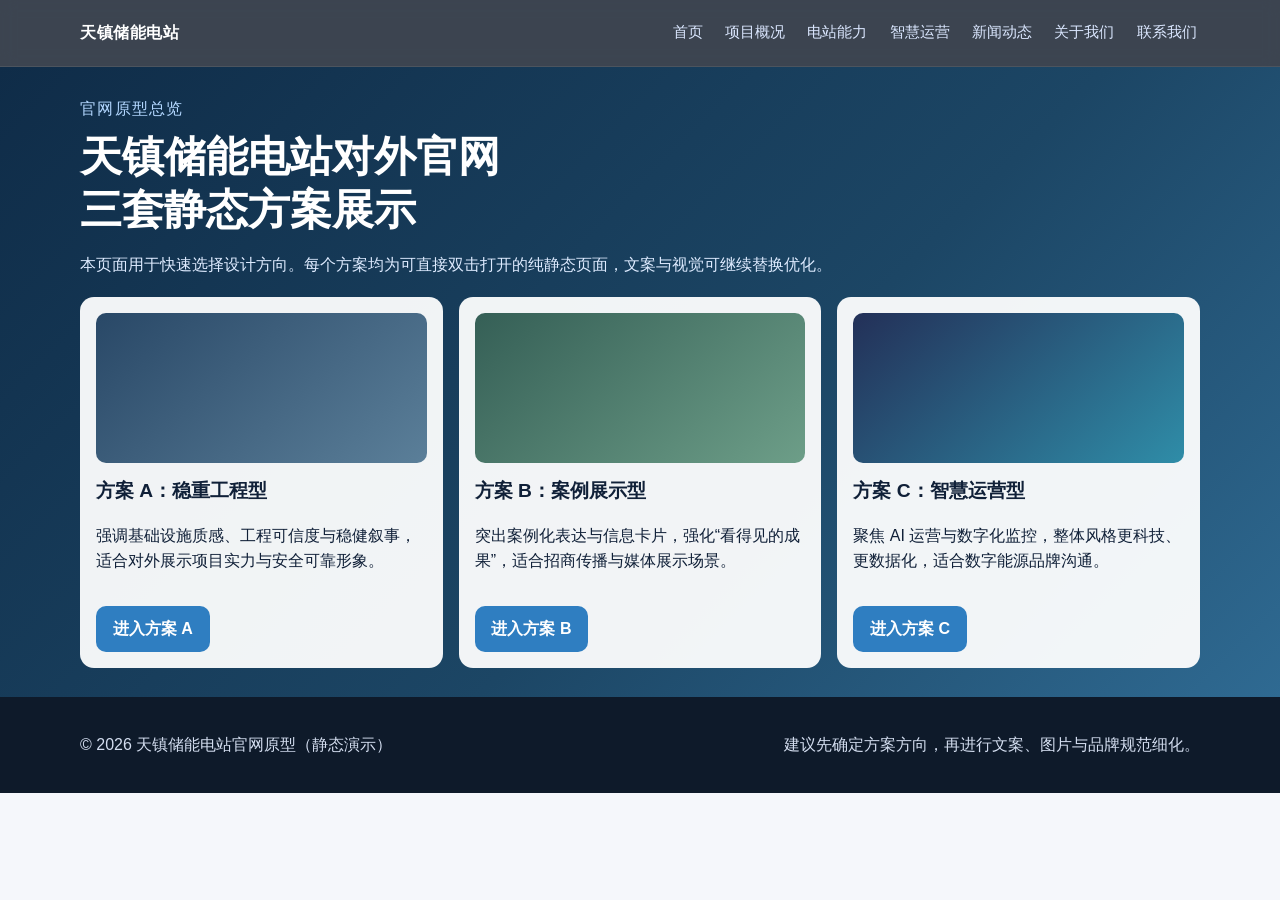
<file: index.html>
<!doctype html>
<html lang="zh-CN">
<head>
  <meta charset="UTF-8" />
  <meta name="viewport" content="width=device-width, initial-scale=1.0" />
  <title>天镇储能电站对外官网原型｜方案总览</title>
  <meta name="description" content="天镇储能电站对外官网静态原型，包含方案A、方案B、方案C。" />
  <link rel="stylesheet" href="styles.css" />
</head>
<body>
  <header class="site-header">
    <div class="container nav-wrap">
      <a class="brand" href="index.html">天镇储能电站</a>
      <button class="menu-toggle" aria-label="展开导航">☰</button>
      <nav class="main-nav">
        <a href="#overview">首页</a>
        <a href="#overview">项目概况</a>
        <a href="#overview">电站能力</a>
        <a href="#overview">智慧运营</a>
        <a href="#overview">新闻动态</a>
        <a href="#overview">关于我们</a>
        <a href="#overview">联系我们</a>
      </nav>
    </div>
  </header>

  <main>
    <section class="hero hero-selection" id="overview">
      <div class="container">
        <p class="eyebrow">官网原型总览</p>
        <h1>天镇储能电站对外官网<br />三套静态方案展示</h1>
        <p class="lead">本页面用于快速选择设计方向。每个方案均为可直接双击打开的纯静态页面，文案与视觉可继续替换优化。</p>
        <div class="scheme-grid">
          <article class="scheme-card">
            <div class="scheme-cover gradient-a"></div>
            <h2>方案 A：稳重工程型</h2>
            <p>强调基础设施质感、工程可信度与稳健叙事，适合对外展示项目实力与安全可靠形象。</p>
            <a class="btn" href="plan-a.html">进入方案 A</a>
          </article>
          <article class="scheme-card">
            <div class="scheme-cover gradient-b"></div>
            <h2>方案 B：案例展示型</h2>
            <p>突出案例化表达与信息卡片，强化“看得见的成果”，适合招商传播与媒体展示场景。</p>
            <a class="btn" href="plan-b.html">进入方案 B</a>
          </article>
          <article class="scheme-card">
            <div class="scheme-cover gradient-c"></div>
            <h2>方案 C：智慧运营型</h2>
            <p>聚焦 AI 运营与数字化监控，整体风格更科技、更数据化，适合数字能源品牌沟通。</p>
            <a class="btn" href="plan-c.html">进入方案 C</a>
          </article>
        </div>
      </div>
    </section>
  </main>

  <footer class="site-footer">
    <div class="container footer-inner">
      <p>© 2026 天镇储能电站官网原型（静态演示）</p>
      <p>建议先确定方案方向，再进行文案、图片与品牌规范细化。</p>
    </div>
  </footer>

  <script src="script.js"></script>
</body>
</html>
</file>
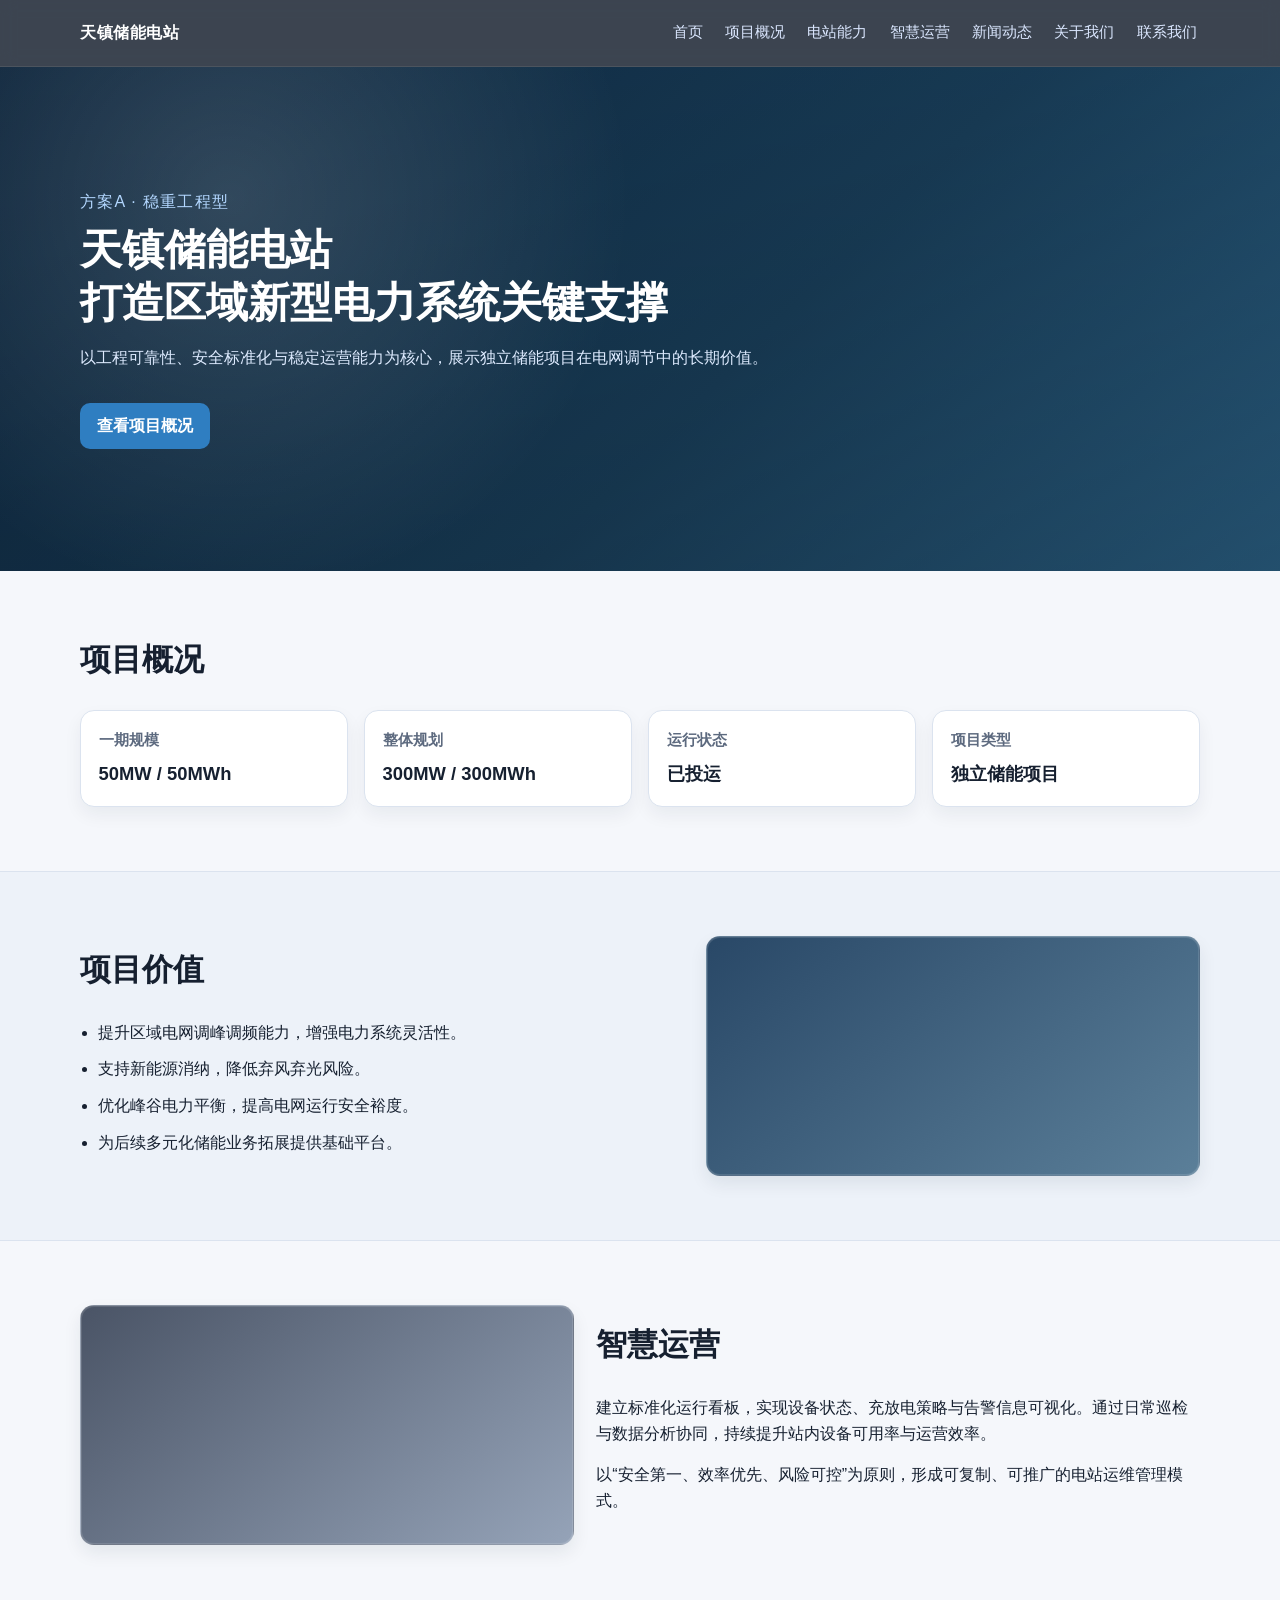
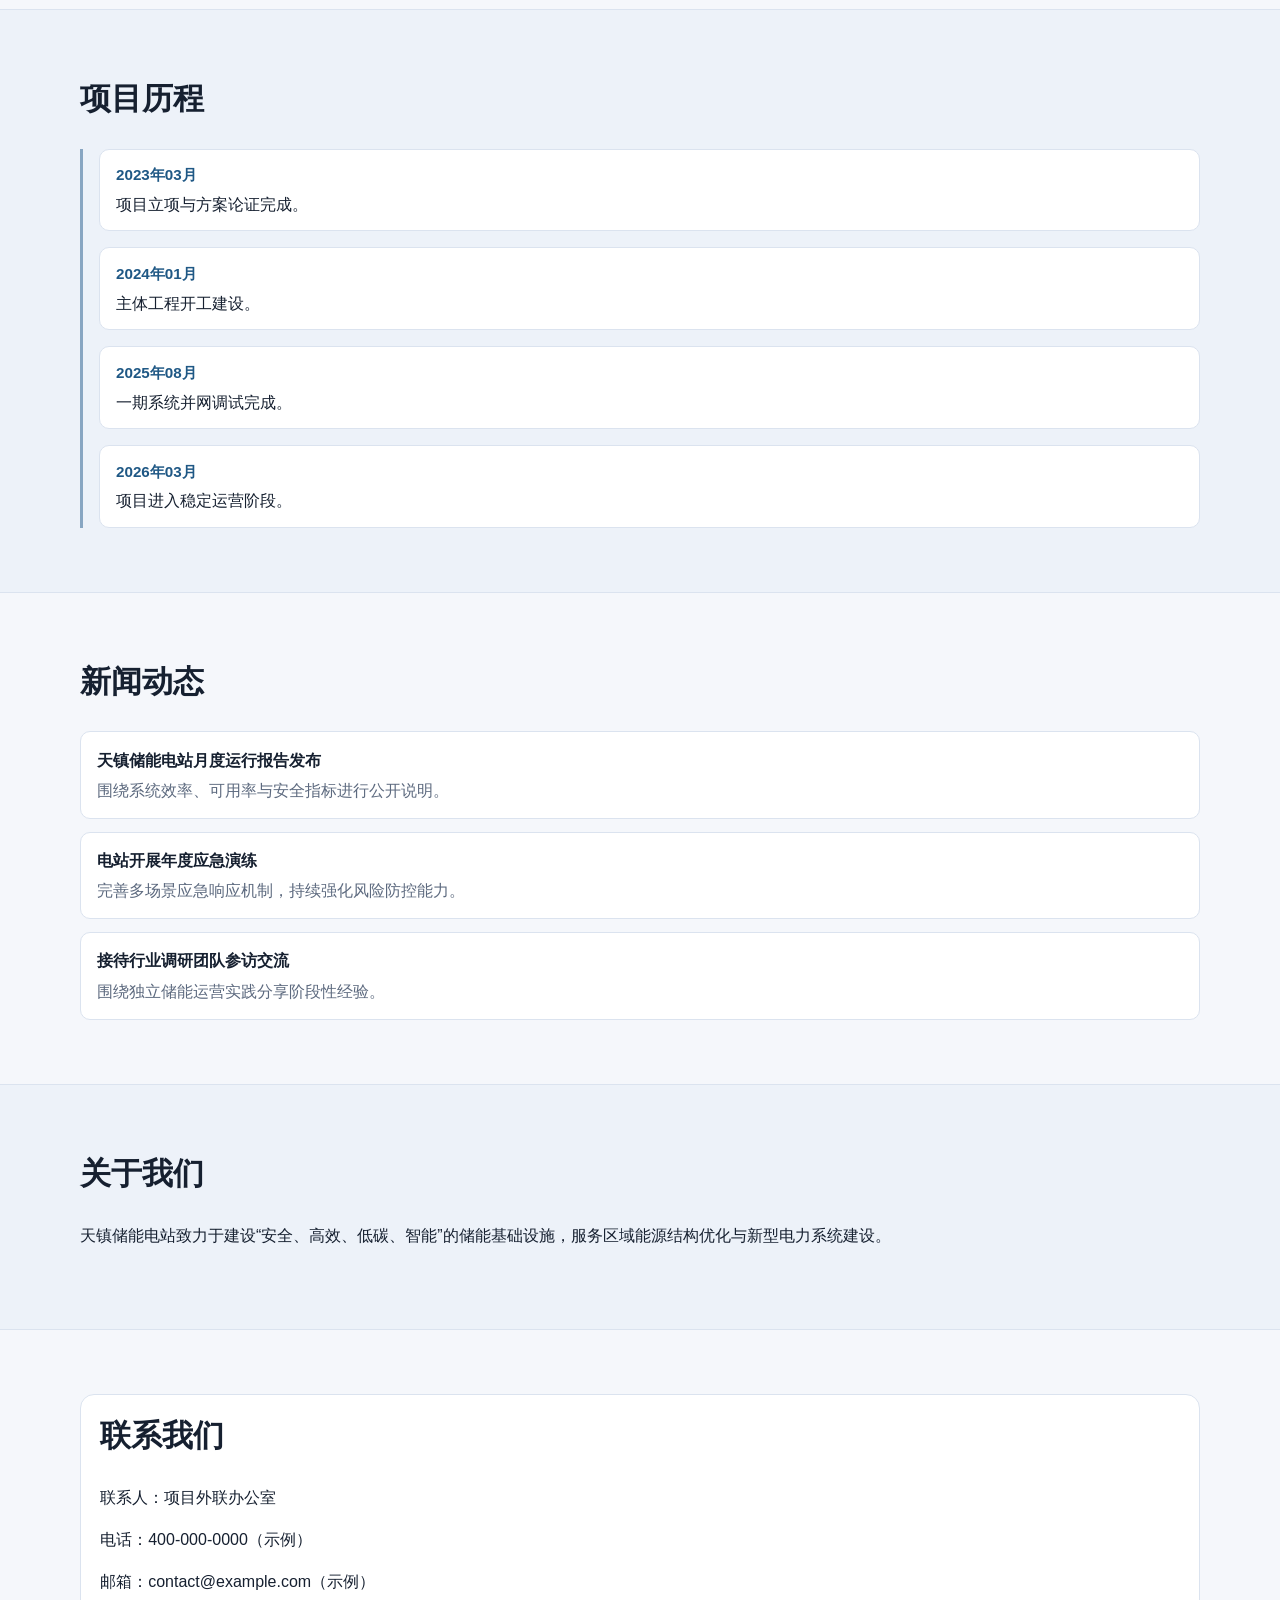
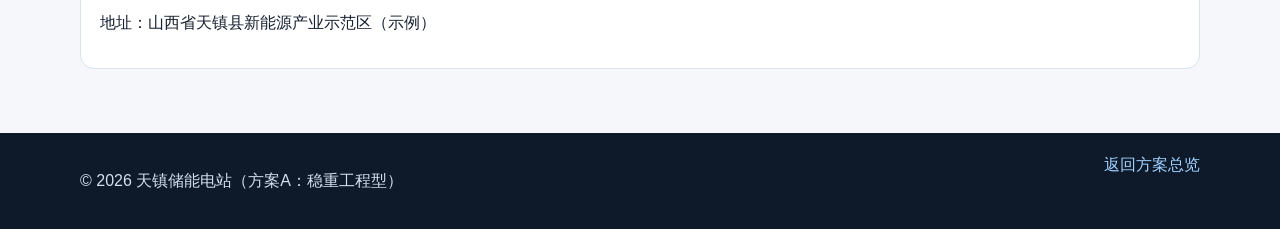
<file: plan-a.html>
<!doctype html>
<html lang="zh-CN">
<head>
  <meta charset="UTF-8" />
  <meta name="viewport" content="width=device-width, initial-scale=1.0" />
  <title>方案A｜稳重工程型｜天镇储能电站</title>
  <meta name="description" content="天镇储能电站官网方案A：稳重工程型。" />
  <link rel="stylesheet" href="styles.css" />
</head>
<body class="theme-a">
  <header class="site-header">
    <div class="container nav-wrap">
      <a class="brand" href="index.html">天镇储能电站</a>
      <button class="menu-toggle" aria-label="展开导航">☰</button>
      <nav class="main-nav">
        <a href="#home">首页</a>
        <a href="#overview">项目概况</a>
        <a href="#capacity">电站能力</a>
        <a href="#smart">智慧运营</a>
        <a href="#news">新闻动态</a>
        <a href="#about">关于我们</a>
        <a href="#contact">联系我们</a>
      </nav>
    </div>
  </header>

  <main>
    <section class="hero" id="home">
      <div class="hero-overlay"></div>
      <div class="container hero-content">
        <p class="eyebrow">方案A · 稳重工程型</p>
        <h1>天镇储能电站<br />打造区域新型电力系统关键支撑</h1>
        <p class="lead">以工程可靠性、安全标准化与稳定运营能力为核心，展示独立储能项目在电网调节中的长期价值。</p>
        <a class="btn" href="#overview">查看项目概况</a>
      </div>
    </section>

    <section class="section" id="overview">
      <div class="container">
        <h2>项目概况</h2>
        <div class="kpi-grid">
          <article class="kpi-card"><h3>一期规模</h3><p>50MW / 50MWh</p></article>
          <article class="kpi-card"><h3>整体规划</h3><p>300MW / 300MWh</p></article>
          <article class="kpi-card"><h3>运行状态</h3><p>已投运</p></article>
          <article class="kpi-card"><h3>项目类型</h3><p>独立储能项目</p></article>
        </div>
      </div>
    </section>

    <section class="section section-alt" id="capacity">
      <div class="container two-col">
        <div>
          <h2>项目价值</h2>
          <ul class="clean-list">
            <li>提升区域电网调峰调频能力，增强电力系统灵活性。</li>
            <li>支持新能源消纳，降低弃风弃光风险。</li>
            <li>优化峰谷电力平衡，提高电网运行安全裕度。</li>
            <li>为后续多元化储能业务拓展提供基础平台。</li>
          </ul>
        </div>
        <div class="placeholder-block gradient-a"></div>
      </div>
    </section>

    <section class="section" id="smart">
      <div class="container two-col reverse">
        <div class="placeholder-block gradient-neutral"></div>
        <div>
          <h2>智慧运营</h2>
          <p>建立标准化运行看板，实现设备状态、充放电策略与告警信息可视化。通过日常巡检与数据分析协同，持续提升站内设备可用率与运营效率。</p>
          <p>以“安全第一、效率优先、风险可控”为原则，形成可复制、可推广的电站运维管理模式。</p>
        </div>
      </div>
    </section>

    <section class="section section-alt" id="timeline">
      <div class="container">
        <h2>项目历程</h2>
        <div class="timeline">
          <div class="timeline-item"><span>2023年03月</span><p>项目立项与方案论证完成。</p></div>
          <div class="timeline-item"><span>2024年01月</span><p>主体工程开工建设。</p></div>
          <div class="timeline-item"><span>2025年08月</span><p>一期系统并网调试完成。</p></div>
          <div class="timeline-item"><span>2026年03月</span><p>项目进入稳定运营阶段。</p></div>
        </div>
      </div>
    </section>

    <section class="section" id="news">
      <div class="container">
        <h2>新闻动态</h2>
        <div class="news-list">
          <article><h3>天镇储能电站月度运行报告发布</h3><p>围绕系统效率、可用率与安全指标进行公开说明。</p></article>
          <article><h3>电站开展年度应急演练</h3><p>完善多场景应急响应机制，持续强化风险防控能力。</p></article>
          <article><h3>接待行业调研团队参访交流</h3><p>围绕独立储能运营实践分享阶段性经验。</p></article>
        </div>
      </div>
    </section>

    <section class="section section-alt" id="about">
      <div class="container">
        <h2>关于我们</h2>
        <p>天镇储能电站致力于建设“安全、高效、低碳、智能”的储能基础设施，服务区域能源结构优化与新型电力系统建设。</p>
      </div>
    </section>

    <section class="section" id="contact">
      <div class="container contact-box">
        <h2>联系我们</h2>
        <p>联系人：项目外联办公室</p>
        <p>电话：400-000-0000（示例）</p>
        <p>邮箱：contact@example.com（示例）</p>
        <p>地址：山西省天镇县新能源产业示范区（示例）</p>
      </div>
    </section>
  </main>

  <footer class="site-footer">
    <div class="container footer-inner">
      <p>© 2026 天镇储能电站（方案A：稳重工程型）</p>
      <a href="index.html">返回方案总览</a>
    </div>
  </footer>

  <script src="script.js"></script>
</body>
</html>
</file>
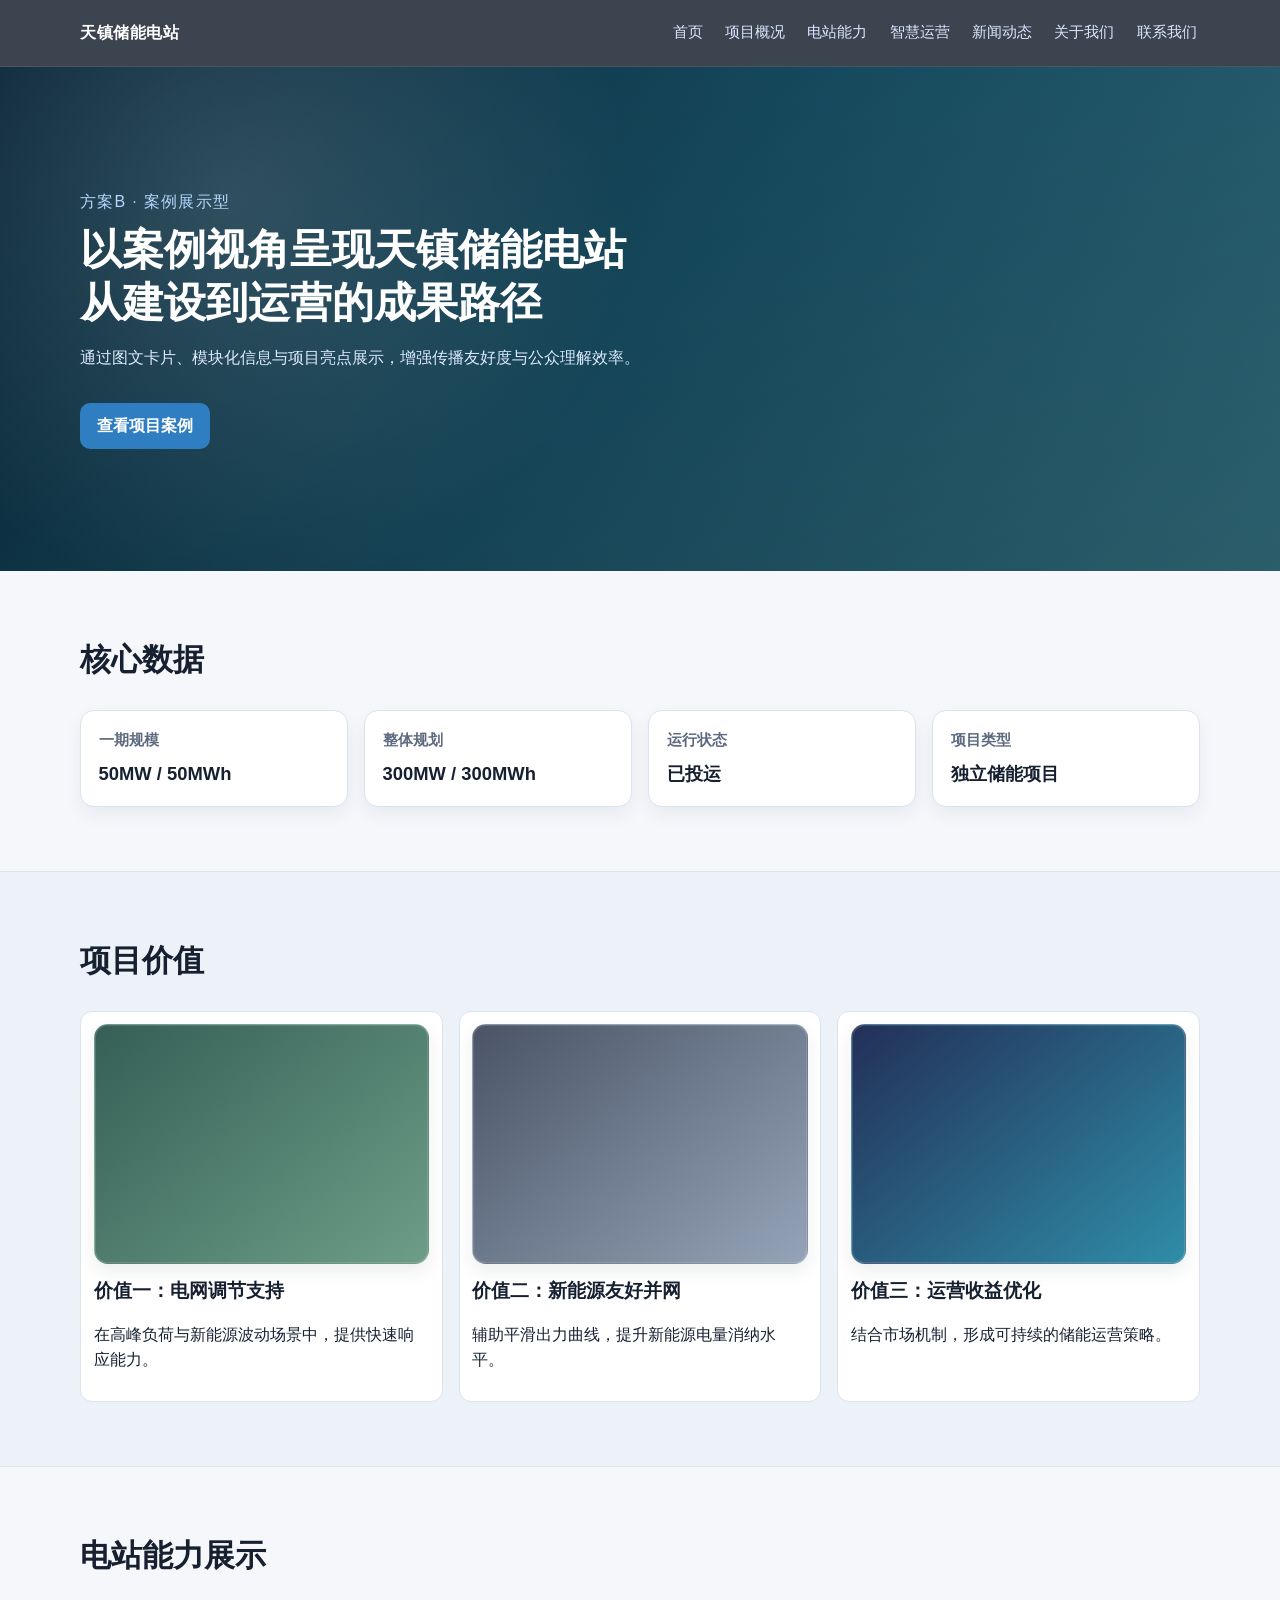
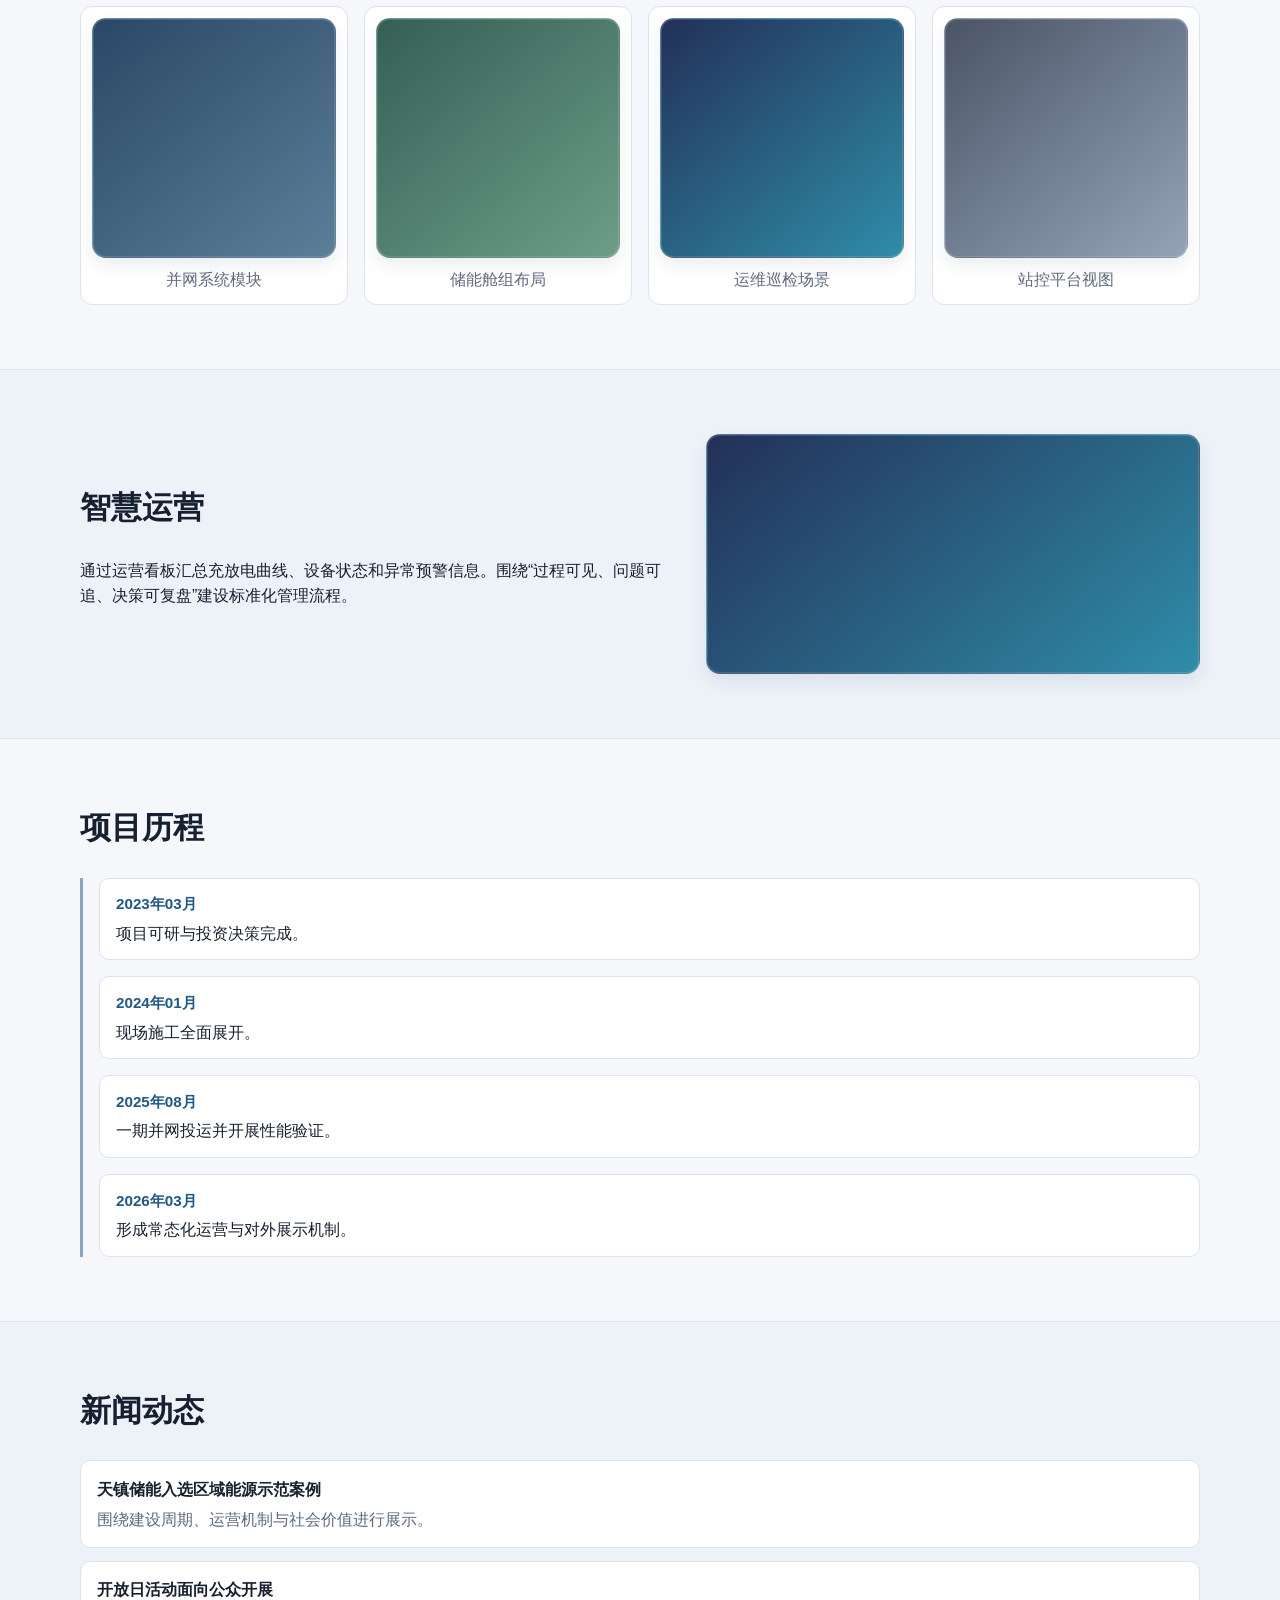
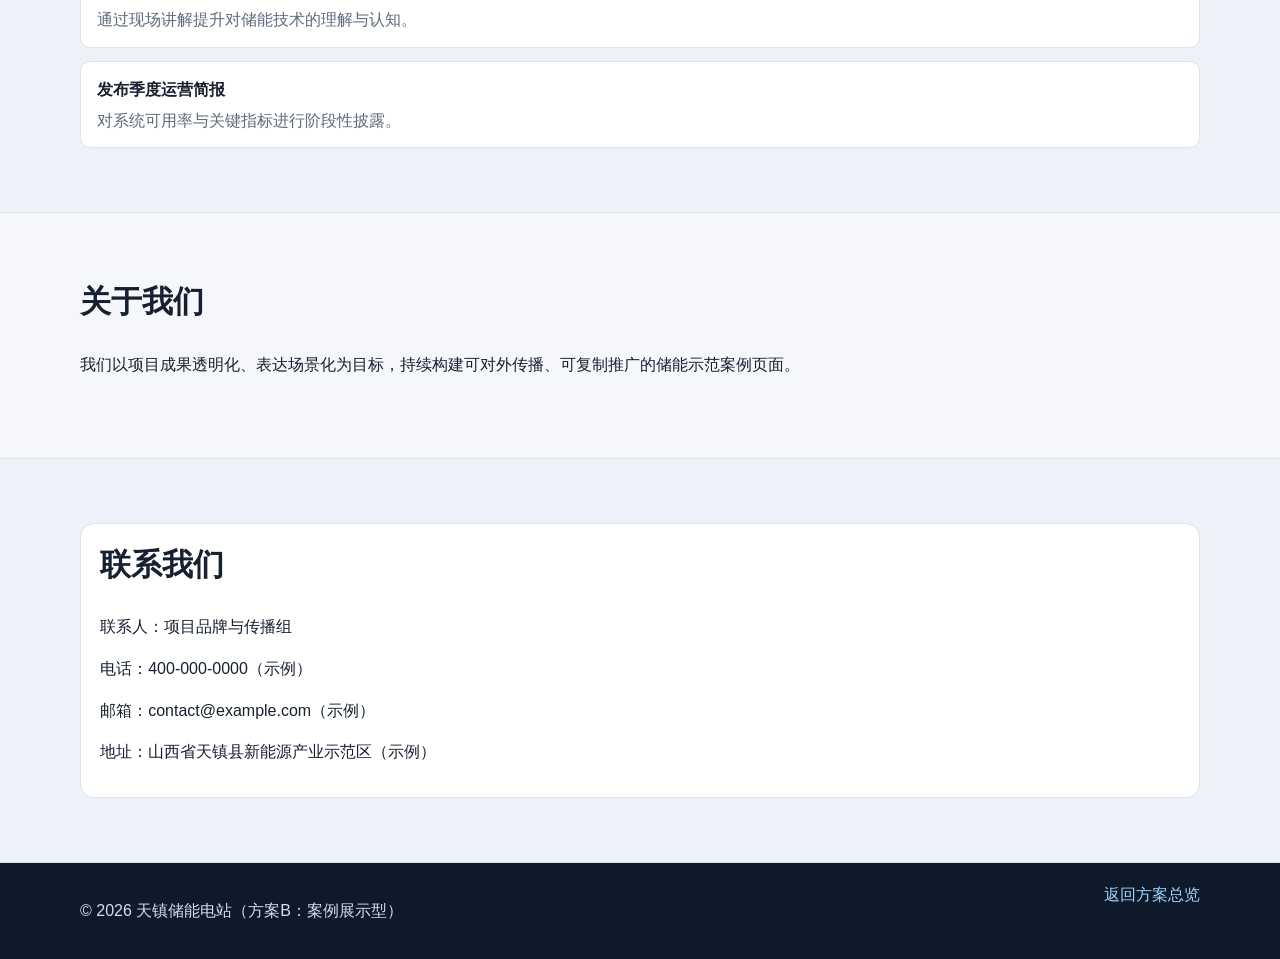
<file: plan-b.html>
<!doctype html>
<html lang="zh-CN">
<head>
  <meta charset="UTF-8" />
  <meta name="viewport" content="width=device-width, initial-scale=1.0" />
  <title>方案B｜案例展示型｜天镇储能电站</title>
  <meta name="description" content="天镇储能电站官网方案B：案例展示型。" />
  <link rel="stylesheet" href="styles.css" />
</head>
<body class="theme-b">
  <header class="site-header">
    <div class="container nav-wrap">
      <a class="brand" href="index.html">天镇储能电站</a>
      <button class="menu-toggle" aria-label="展开导航">☰</button>
      <nav class="main-nav">
        <a href="#home">首页</a>
        <a href="#overview">项目概况</a>
        <a href="#capacity">电站能力</a>
        <a href="#smart">智慧运营</a>
        <a href="#news">新闻动态</a>
        <a href="#about">关于我们</a>
        <a href="#contact">联系我们</a>
      </nav>
    </div>
  </header>

  <main>
    <section class="hero hero-cards" id="home">
      <div class="hero-overlay"></div>
      <div class="container hero-content">
        <p class="eyebrow">方案B · 案例展示型</p>
        <h1>以案例视角呈现天镇储能电站<br />从建设到运营的成果路径</h1>
        <p class="lead">通过图文卡片、模块化信息与项目亮点展示，增强传播友好度与公众理解效率。</p>
        <a class="btn" href="#case">查看项目案例</a>
      </div>
    </section>

    <section class="section" id="overview">
      <div class="container">
        <h2>核心数据</h2>
        <div class="kpi-grid">
          <article class="kpi-card"><h3>一期规模</h3><p>50MW / 50MWh</p></article>
          <article class="kpi-card"><h3>整体规划</h3><p>300MW / 300MWh</p></article>
          <article class="kpi-card"><h3>运行状态</h3><p>已投运</p></article>
          <article class="kpi-card"><h3>项目类型</h3><p>独立储能项目</p></article>
        </div>
      </div>
    </section>

    <section class="section section-alt" id="case">
      <div class="container">
        <h2>项目价值</h2>
        <div class="case-grid">
          <article class="case-card">
            <div class="placeholder-block gradient-b"></div>
            <h3>价值一：电网调节支持</h3>
            <p>在高峰负荷与新能源波动场景中，提供快速响应能力。</p>
          </article>
          <article class="case-card">
            <div class="placeholder-block gradient-neutral"></div>
            <h3>价值二：新能源友好并网</h3>
            <p>辅助平滑出力曲线，提升新能源电量消纳水平。</p>
          </article>
          <article class="case-card">
            <div class="placeholder-block gradient-c"></div>
            <h3>价值三：运营收益优化</h3>
            <p>结合市场机制，形成可持续的储能运营策略。</p>
          </article>
        </div>
      </div>
    </section>

    <section class="section" id="capacity">
      <div class="container">
        <h2>电站能力展示</h2>
        <div class="gallery-grid">
          <div class="gallery-item"><div class="placeholder-block gradient-a"></div><p>并网系统模块</p></div>
          <div class="gallery-item"><div class="placeholder-block gradient-b"></div><p>储能舱组布局</p></div>
          <div class="gallery-item"><div class="placeholder-block gradient-c"></div><p>运维巡检场景</p></div>
          <div class="gallery-item"><div class="placeholder-block gradient-neutral"></div><p>站控平台视图</p></div>
        </div>
      </div>
    </section>

    <section class="section section-alt" id="smart">
      <div class="container two-col">
        <div>
          <h2>智慧运营</h2>
          <p>通过运营看板汇总充放电曲线、设备状态和异常预警信息。围绕“过程可见、问题可追、决策可复盘”建设标准化管理流程。</p>
        </div>
        <div class="placeholder-block gradient-c"></div>
      </div>
    </section>

    <section class="section" id="timeline">
      <div class="container">
        <h2>项目历程</h2>
        <div class="timeline">
          <div class="timeline-item"><span>2023年03月</span><p>项目可研与投资决策完成。</p></div>
          <div class="timeline-item"><span>2024年01月</span><p>现场施工全面展开。</p></div>
          <div class="timeline-item"><span>2025年08月</span><p>一期并网投运并开展性能验证。</p></div>
          <div class="timeline-item"><span>2026年03月</span><p>形成常态化运营与对外展示机制。</p></div>
        </div>
      </div>
    </section>

    <section class="section section-alt" id="news">
      <div class="container">
        <h2>新闻动态</h2>
        <div class="news-list">
          <article><h3>天镇储能入选区域能源示范案例</h3><p>围绕建设周期、运营机制与社会价值进行展示。</p></article>
          <article><h3>开放日活动面向公众开展</h3><p>通过现场讲解提升对储能技术的理解与认知。</p></article>
          <article><h3>发布季度运营简报</h3><p>对系统可用率与关键指标进行阶段性披露。</p></article>
        </div>
      </div>
    </section>

    <section class="section" id="about">
      <div class="container">
        <h2>关于我们</h2>
        <p>我们以项目成果透明化、表达场景化为目标，持续构建可对外传播、可复制推广的储能示范案例页面。</p>
      </div>
    </section>

    <section class="section section-alt" id="contact">
      <div class="container contact-box">
        <h2>联系我们</h2>
        <p>联系人：项目品牌与传播组</p>
        <p>电话：400-000-0000（示例）</p>
        <p>邮箱：contact@example.com（示例）</p>
        <p>地址：山西省天镇县新能源产业示范区（示例）</p>
      </div>
    </section>
  </main>

  <footer class="site-footer">
    <div class="container footer-inner">
      <p>© 2026 天镇储能电站（方案B：案例展示型）</p>
      <a href="index.html">返回方案总览</a>
    </div>
  </footer>

  <script src="script.js"></script>
</body>
</html>
</file>
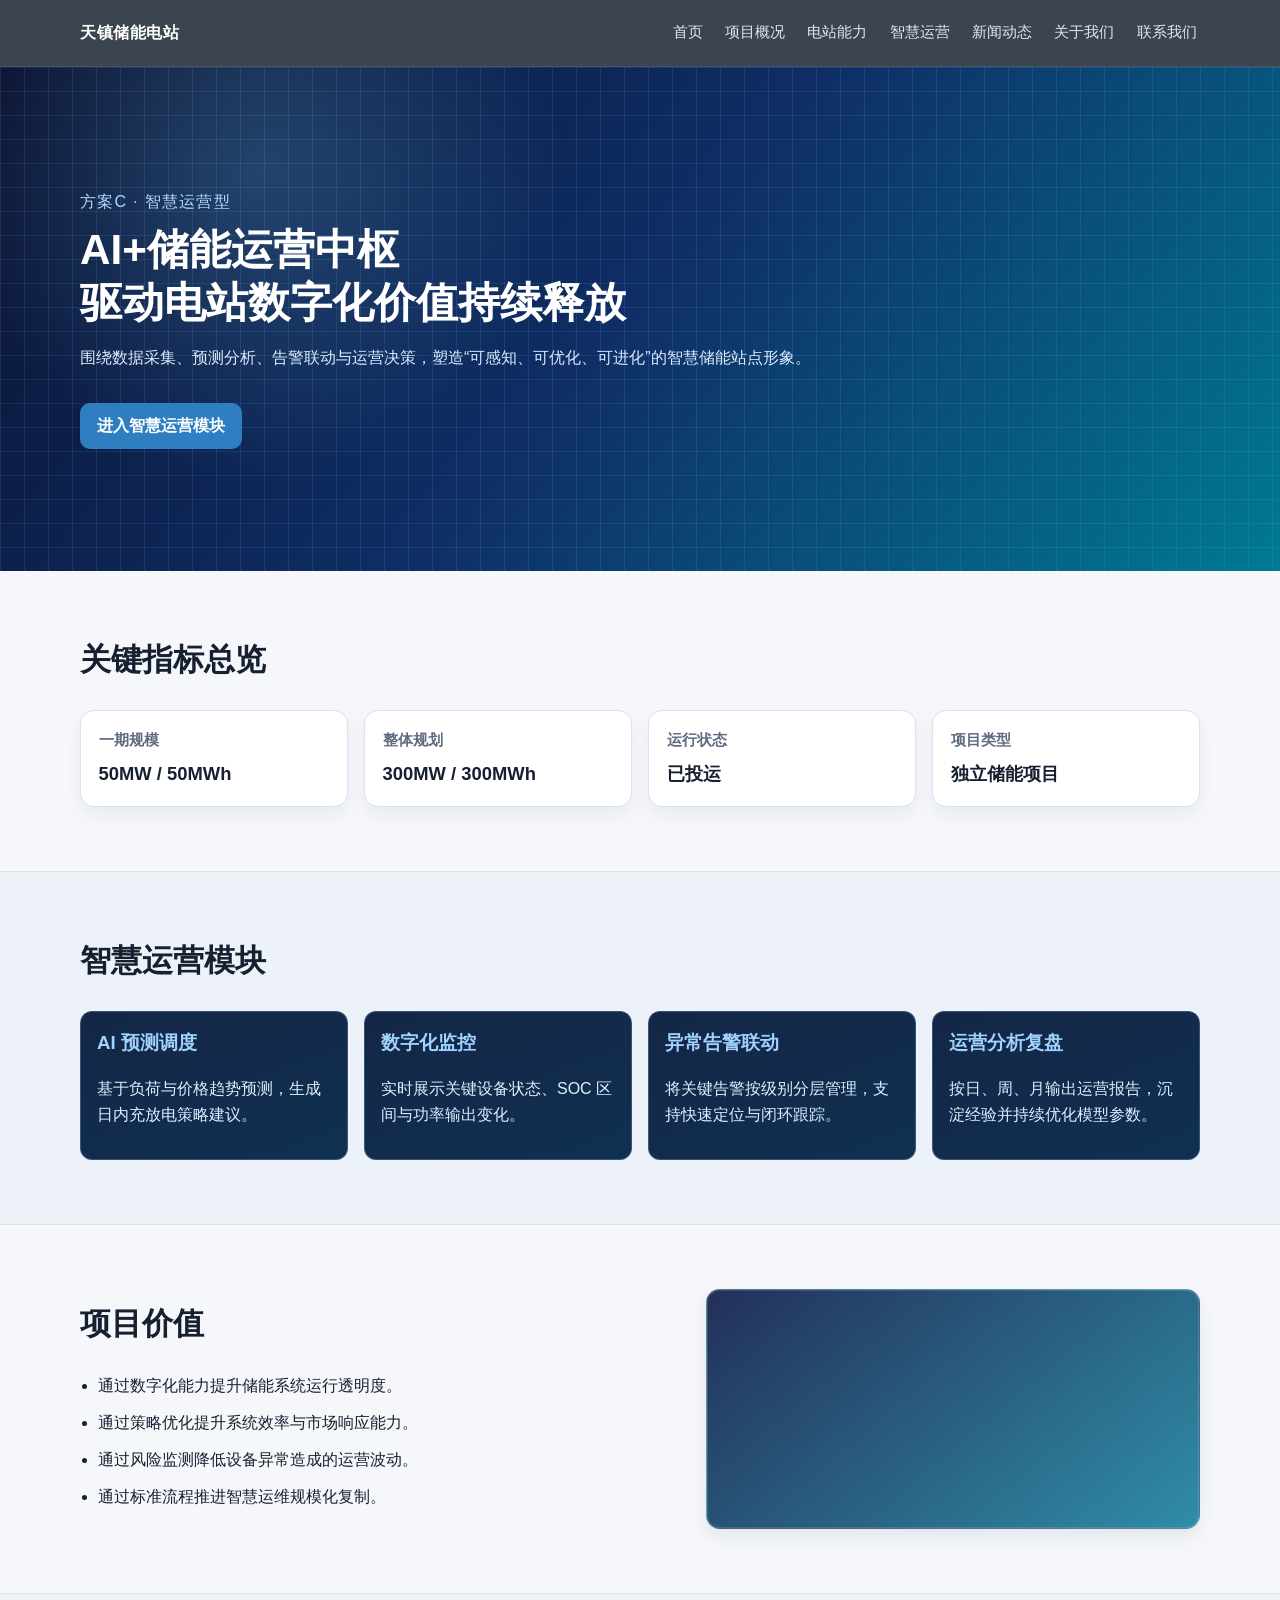
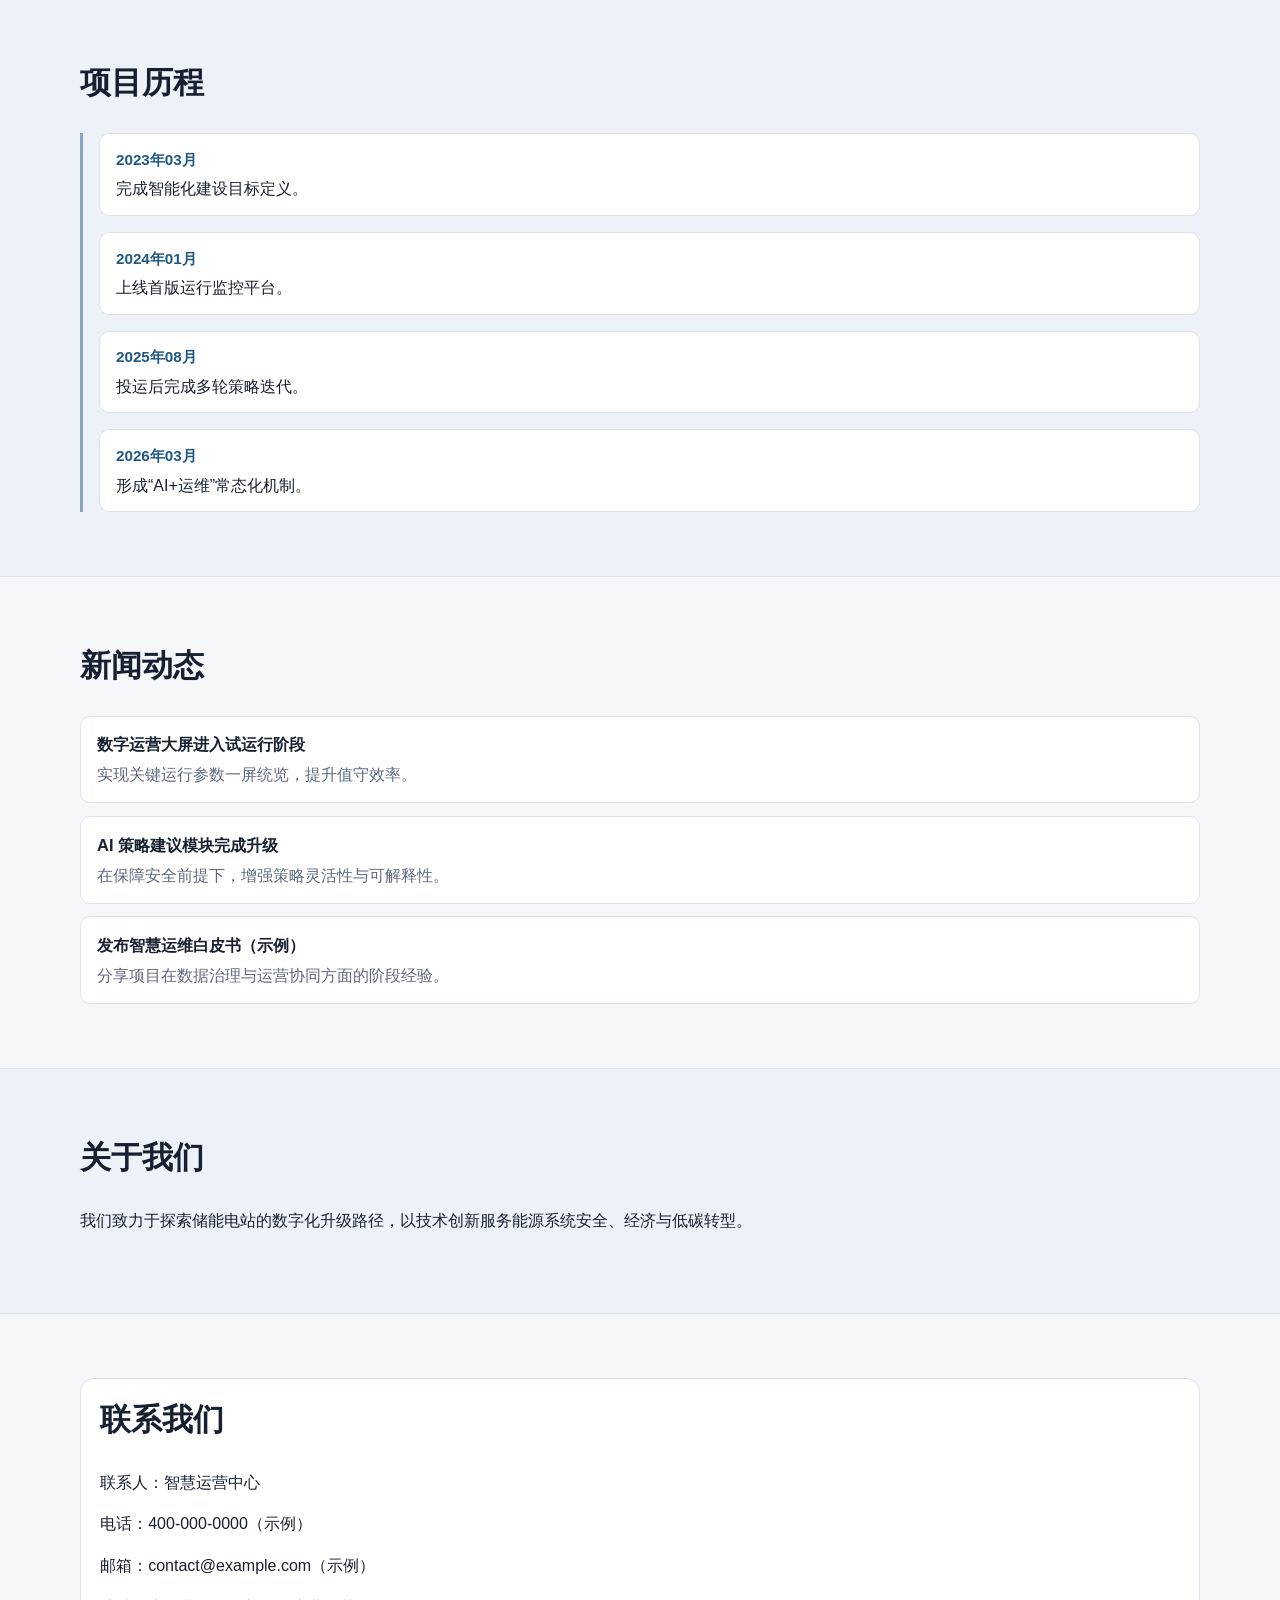
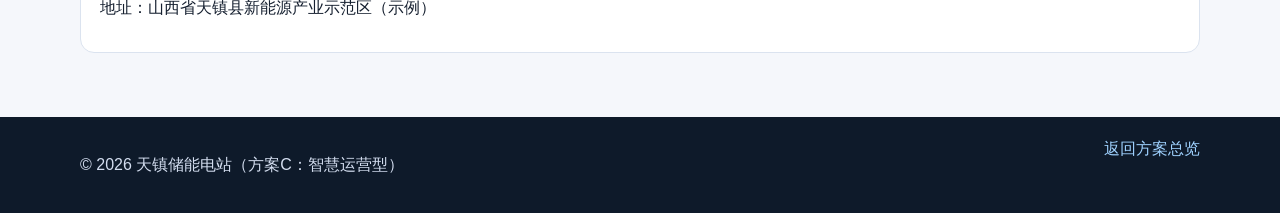
<file: plan-c.html>
<!doctype html>
<html lang="zh-CN">
<head>
  <meta charset="UTF-8" />
  <meta name="viewport" content="width=device-width, initial-scale=1.0" />
  <title>方案C｜智慧运营型｜天镇储能电站</title>
  <meta name="description" content="天镇储能电站官网方案C：智慧运营型。" />
  <link rel="stylesheet" href="styles.css" />
</head>
<body class="theme-c">
  <header class="site-header">
    <div class="container nav-wrap">
      <a class="brand" href="index.html">天镇储能电站</a>
      <button class="menu-toggle" aria-label="展开导航">☰</button>
      <nav class="main-nav">
        <a href="#home">首页</a>
        <a href="#overview">项目概况</a>
        <a href="#capacity">电站能力</a>
        <a href="#smart">智慧运营</a>
        <a href="#news">新闻动态</a>
        <a href="#about">关于我们</a>
        <a href="#contact">联系我们</a>
      </nav>
    </div>
  </header>

  <main>
    <section class="hero hero-digital" id="home">
      <div class="hero-overlay digital-grid"></div>
      <div class="container hero-content">
        <p class="eyebrow">方案C · 智慧运营型</p>
        <h1>AI+储能运营中枢<br />驱动电站数字化价值持续释放</h1>
        <p class="lead">围绕数据采集、预测分析、告警联动与运营决策，塑造“可感知、可优化、可进化”的智慧储能站点形象。</p>
        <a class="btn" href="#smart">进入智慧运营模块</a>
      </div>
    </section>

    <section class="section" id="overview">
      <div class="container">
        <h2>关键指标总览</h2>
        <div class="kpi-grid">
          <article class="kpi-card"><h3>一期规模</h3><p>50MW / 50MWh</p></article>
          <article class="kpi-card"><h3>整体规划</h3><p>300MW / 300MWh</p></article>
          <article class="kpi-card"><h3>运行状态</h3><p>已投运</p></article>
          <article class="kpi-card"><h3>项目类型</h3><p>独立储能项目</p></article>
        </div>
      </div>
    </section>

    <section class="section section-alt" id="smart">
      <div class="container">
        <h2>智慧运营模块</h2>
        <div class="panel-grid">
          <article class="panel-card">
            <h3>AI 预测调度</h3>
            <p>基于负荷与价格趋势预测，生成日内充放电策略建议。</p>
          </article>
          <article class="panel-card">
            <h3>数字化监控</h3>
            <p>实时展示关键设备状态、SOC 区间与功率输出变化。</p>
          </article>
          <article class="panel-card">
            <h3>异常告警联动</h3>
            <p>将关键告警按级别分层管理，支持快速定位与闭环跟踪。</p>
          </article>
          <article class="panel-card">
            <h3>运营分析复盘</h3>
            <p>按日、周、月输出运营报告，沉淀经验并持续优化模型参数。</p>
          </article>
        </div>
      </div>
    </section>

    <section class="section" id="capacity">
      <div class="container two-col">
        <div>
          <h2>项目价值</h2>
          <ul class="clean-list">
            <li>通过数字化能力提升储能系统运行透明度。</li>
            <li>通过策略优化提升系统效率与市场响应能力。</li>
            <li>通过风险监测降低设备异常造成的运营波动。</li>
            <li>通过标准流程推进智慧运维规模化复制。</li>
          </ul>
        </div>
        <div class="placeholder-block gradient-c"></div>
      </div>
    </section>

    <section class="section section-alt" id="timeline">
      <div class="container">
        <h2>项目历程</h2>
        <div class="timeline">
          <div class="timeline-item"><span>2023年03月</span><p>完成智能化建设目标定义。</p></div>
          <div class="timeline-item"><span>2024年01月</span><p>上线首版运行监控平台。</p></div>
          <div class="timeline-item"><span>2025年08月</span><p>投运后完成多轮策略迭代。</p></div>
          <div class="timeline-item"><span>2026年03月</span><p>形成“AI+运维”常态化机制。</p></div>
        </div>
      </div>
    </section>

    <section class="section" id="news">
      <div class="container">
        <h2>新闻动态</h2>
        <div class="news-list">
          <article><h3>数字运营大屏进入试运行阶段</h3><p>实现关键运行参数一屏统览，提升值守效率。</p></article>
          <article><h3>AI 策略建议模块完成升级</h3><p>在保障安全前提下，增强策略灵活性与可解释性。</p></article>
          <article><h3>发布智慧运维白皮书（示例）</h3><p>分享项目在数据治理与运营协同方面的阶段经验。</p></article>
        </div>
      </div>
    </section>

    <section class="section section-alt" id="about">
      <div class="container">
        <h2>关于我们</h2>
        <p>我们致力于探索储能电站的数字化升级路径，以技术创新服务能源系统安全、经济与低碳转型。</p>
      </div>
    </section>

    <section class="section" id="contact">
      <div class="container contact-box">
        <h2>联系我们</h2>
        <p>联系人：智慧运营中心</p>
        <p>电话：400-000-0000（示例）</p>
        <p>邮箱：contact@example.com（示例）</p>
        <p>地址：山西省天镇县新能源产业示范区（示例）</p>
      </div>
    </section>
  </main>

  <footer class="site-footer">
    <div class="container footer-inner">
      <p>© 2026 天镇储能电站（方案C：智慧运营型）</p>
      <a href="index.html">返回方案总览</a>
    </div>
  </footer>

  <script src="script.js"></script>
</body>
</html>
</file>
<file: styles.css>
:root {
  --bg: #f5f7fb;
  --text: #162030;
  --muted: #5d6a7f;
  --primary: #0f4c81;
  --card: #ffffff;
  --line: #dbe3ef;
  --max: 1120px;
}

* { box-sizing: border-box; }
html, body { margin: 0; padding: 0; }
body {
  font-family: "Microsoft YaHei", "PingFang SC", "Noto Sans SC", sans-serif;
  color: var(--text);
  background: var(--bg);
  line-height: 1.6;
}

a { color: inherit; text-decoration: none; }
.container { width: min(var(--max), 92vw); margin: 0 auto; }

.site-header {
  position: sticky;
  top: 0;
  z-index: 30;
  backdrop-filter: blur(8px);
  background: rgba(8, 18, 32, 0.78);
  border-bottom: 1px solid rgba(255, 255, 255, 0.08);
}

.nav-wrap {
  display: flex;
  align-items: center;
  justify-content: space-between;
  min-height: 66px;
  gap: 1rem;
}

.brand { color: #fff; font-weight: 700; letter-spacing: .5px; }
.main-nav { display: flex; flex-wrap: wrap; gap: 1rem; }
.main-nav a {
  color: #dbe7ff;
  font-size: 0.95rem;
  padding: .25rem .2rem;
  border-bottom: 2px solid transparent;
}
.main-nav a:hover { border-bottom-color: #7ec2ff; }
.menu-toggle {
  display: none;
  color: #fff;
  background: transparent;
  border: 1px solid rgba(255,255,255,.35);
  border-radius: 8px;
  padding: .2rem .5rem;
}

.hero {
  position: relative;
  min-height: 56vh;
  display: flex;
  align-items: center;
  background: linear-gradient(135deg, #0f2c48 0%, #1c4665 58%, #2f6a92 100%);
  color: #fff;
}
.hero-selection { min-height: 70vh; }
.hero-cards { background: linear-gradient(130deg, #0a2d43, #1b5a72, #3a7e90); }
.hero-digital { background: linear-gradient(130deg, #0b1230, #0f2f67, #007a93); }
.hero-overlay {
  position: absolute;
  inset: 0;
  background: radial-gradient(circle at 18% 26%, rgba(255,255,255,.14), transparent 36%),
              linear-gradient(to top, rgba(0,0,0,.26), rgba(0,0,0,.18));
}
.digital-grid {
  background-image: radial-gradient(circle at 20% 20%, rgba(127, 219, 255, .2), transparent 28%),
                    linear-gradient(rgba(120,180,255,.12) 1px, transparent 1px),
                    linear-gradient(90deg, rgba(120,180,255,.12) 1px, transparent 1px);
  background-size: auto, 24px 24px, 24px 24px;
}
.hero-content { position: relative; padding: 4rem 0; }
.eyebrow { text-transform: uppercase; letter-spacing: .08em; color: #b3d7ff; margin: 0; }
h1 { font-size: clamp(1.7rem, 3.3vw, 3rem); line-height: 1.25; margin: .6rem 0 1rem; }
.lead { max-width: 760px; color: #deebff; }
.btn {
  display: inline-block;
  margin-top: 1rem;
  background: #2f7ec1;
  color: #fff;
  padding: .65rem 1.05rem;
  border-radius: 10px;
  font-weight: 600;
}
.btn:hover { background: #236ba7; }

.section { padding: 4rem 0; }
.section-alt { background: #edf2f9; border-block: 1px solid var(--line); }
h2 { font-size: clamp(1.3rem, 2.4vw, 2rem); margin-top: 0; }

.kpi-grid {
  display: grid;
  grid-template-columns: repeat(4, minmax(160px, 1fr));
  gap: 1rem;
}
.kpi-card {
  background: var(--card);
  border: 1px solid var(--line);
  border-radius: 14px;
  padding: 1.1rem;
  box-shadow: 0 8px 18px rgba(18, 32, 55, .06);
}
.kpi-card h3 { margin: 0; color: var(--muted); font-size: .95rem; }
.kpi-card p { margin: .4rem 0 0; font-size: 1.15rem; font-weight: 700; }

.two-col {
  display: grid;
  grid-template-columns: 1.1fr .9fr;
  gap: 1.4rem;
  align-items: center;
}
.two-col.reverse { grid-template-columns: .9fr 1.1fr; }

.clean-list { padding-left: 1.1rem; margin: 0; }
.clean-list li { margin-bottom: .7rem; }

.placeholder-block {
  min-height: 240px;
  border-radius: 14px;
  border: 1px solid rgba(255,255,255,.2);
  box-shadow: inset 0 0 0 1px rgba(255,255,255,.12), 0 8px 18px rgba(18, 32, 55, .08);
}
.gradient-a { background: linear-gradient(140deg, #294867, #5b7f99); }
.gradient-b { background: linear-gradient(140deg, #355f56, #6d9e88); }
.gradient-c { background: linear-gradient(140deg, #233058, #2f8da8); }
.gradient-neutral { background: linear-gradient(140deg, #4a5466, #95a3b8); }

.timeline {
  border-left: 3px solid #88a6c2;
  padding-left: 1rem;
  display: grid;
  gap: 1rem;
}
.timeline-item {
  background: #fff;
  border: 1px solid var(--line);
  border-radius: 10px;
  padding: .8rem 1rem;
}
.timeline-item span { color: #1f5885; font-weight: 700; font-size: .95rem; }
.timeline-item p { margin: .25rem 0 0; }

.news-list {
  display: grid;
  gap: .8rem;
}
.news-list article {
  border: 1px solid var(--line);
  border-radius: 10px;
  padding: .9rem 1rem;
  background: #fff;
}
.news-list h3 { margin: 0; font-size: 1.03rem; }
.news-list p { margin: .3rem 0 0; color: var(--muted); }

.scheme-grid, .case-grid, .gallery-grid, .panel-grid {
  display: grid;
  gap: 1rem;
}
.scheme-grid { grid-template-columns: repeat(3, minmax(200px, 1fr)); margin-top: 1.2rem; }
.scheme-card {
  background: rgba(255,255,255,.94);
  color: #102038;
  border-radius: 14px;
  padding: 1rem;
}
.scheme-cover { min-height: 150px; border-radius: 10px; margin-bottom: .8rem; }
.scheme-card h2 { margin: .2rem 0 .4rem; font-size: 1.2rem; }

.case-grid { grid-template-columns: repeat(3, minmax(220px, 1fr)); }
.case-card {
  background: #fff;
  border: 1px solid var(--line);
  border-radius: 12px;
  padding: .8rem;
}
.case-card h3 { margin: .7rem 0 .3rem; }

.gallery-grid { grid-template-columns: repeat(4, minmax(160px, 1fr)); }
.gallery-item {
  background: #fff;
  border: 1px solid var(--line);
  border-radius: 12px;
  padding: .7rem;
}
.gallery-item p { margin: .55rem 0 0; text-align: center; color: var(--muted); }

.panel-grid { grid-template-columns: repeat(4, minmax(180px, 1fr)); }
.panel-card {
  background: linear-gradient(160deg, #142646, #103052);
  border: 1px solid rgba(142, 192, 255, .28);
  color: #dff0ff;
  border-radius: 12px;
  padding: 1rem;
}
.panel-card h3 { margin-top: 0; color: #9fd2ff; }

.contact-box {
  background: #fff;
  border: 1px solid var(--line);
  border-radius: 14px;
  padding: 1rem 1.2rem;
}

.site-footer {
  background: #0e1a2a;
  color: #d4def0;
  padding: 1.2rem 0;
}
.footer-inner {
  display: flex;
  justify-content: space-between;
  gap: 1rem;
  flex-wrap: wrap;
}
.footer-inner a { color: #9fd2ff; }

.theme-a { --primary: #0f4c81; }
.theme-b { --primary: #136b5f; }
.theme-c { --primary: #1c5ee0; }

@media (max-width: 900px) {
  .kpi-grid { grid-template-columns: repeat(2, minmax(150px, 1fr)); }
  .two-col, .two-col.reverse { grid-template-columns: 1fr; }
  .scheme-grid, .case-grid { grid-template-columns: 1fr; }
  .gallery-grid { grid-template-columns: repeat(2, minmax(140px, 1fr)); }
  .panel-grid { grid-template-columns: repeat(2, minmax(140px, 1fr)); }
}

@media (max-width: 760px) {
  .menu-toggle { display: inline-block; }
  .main-nav {
    display: none;
    position: absolute;
    top: 66px;
    right: 4vw;
    left: 4vw;
    background: rgba(8, 18, 32, .95);
    border: 1px solid rgba(255,255,255,.12);
    border-radius: 12px;
    padding: .8rem;
    flex-direction: column;
  }
  .main-nav.open { display: flex; }
  .main-nav a { padding: .4rem 0; }
  .hero-content { padding: 3rem 0; }
  .section { padding: 3rem 0; }
}

@media (max-width: 520px) {
  .kpi-grid, .gallery-grid, .panel-grid { grid-template-columns: 1fr; }
  .footer-inner { flex-direction: column; }
}
</file>
